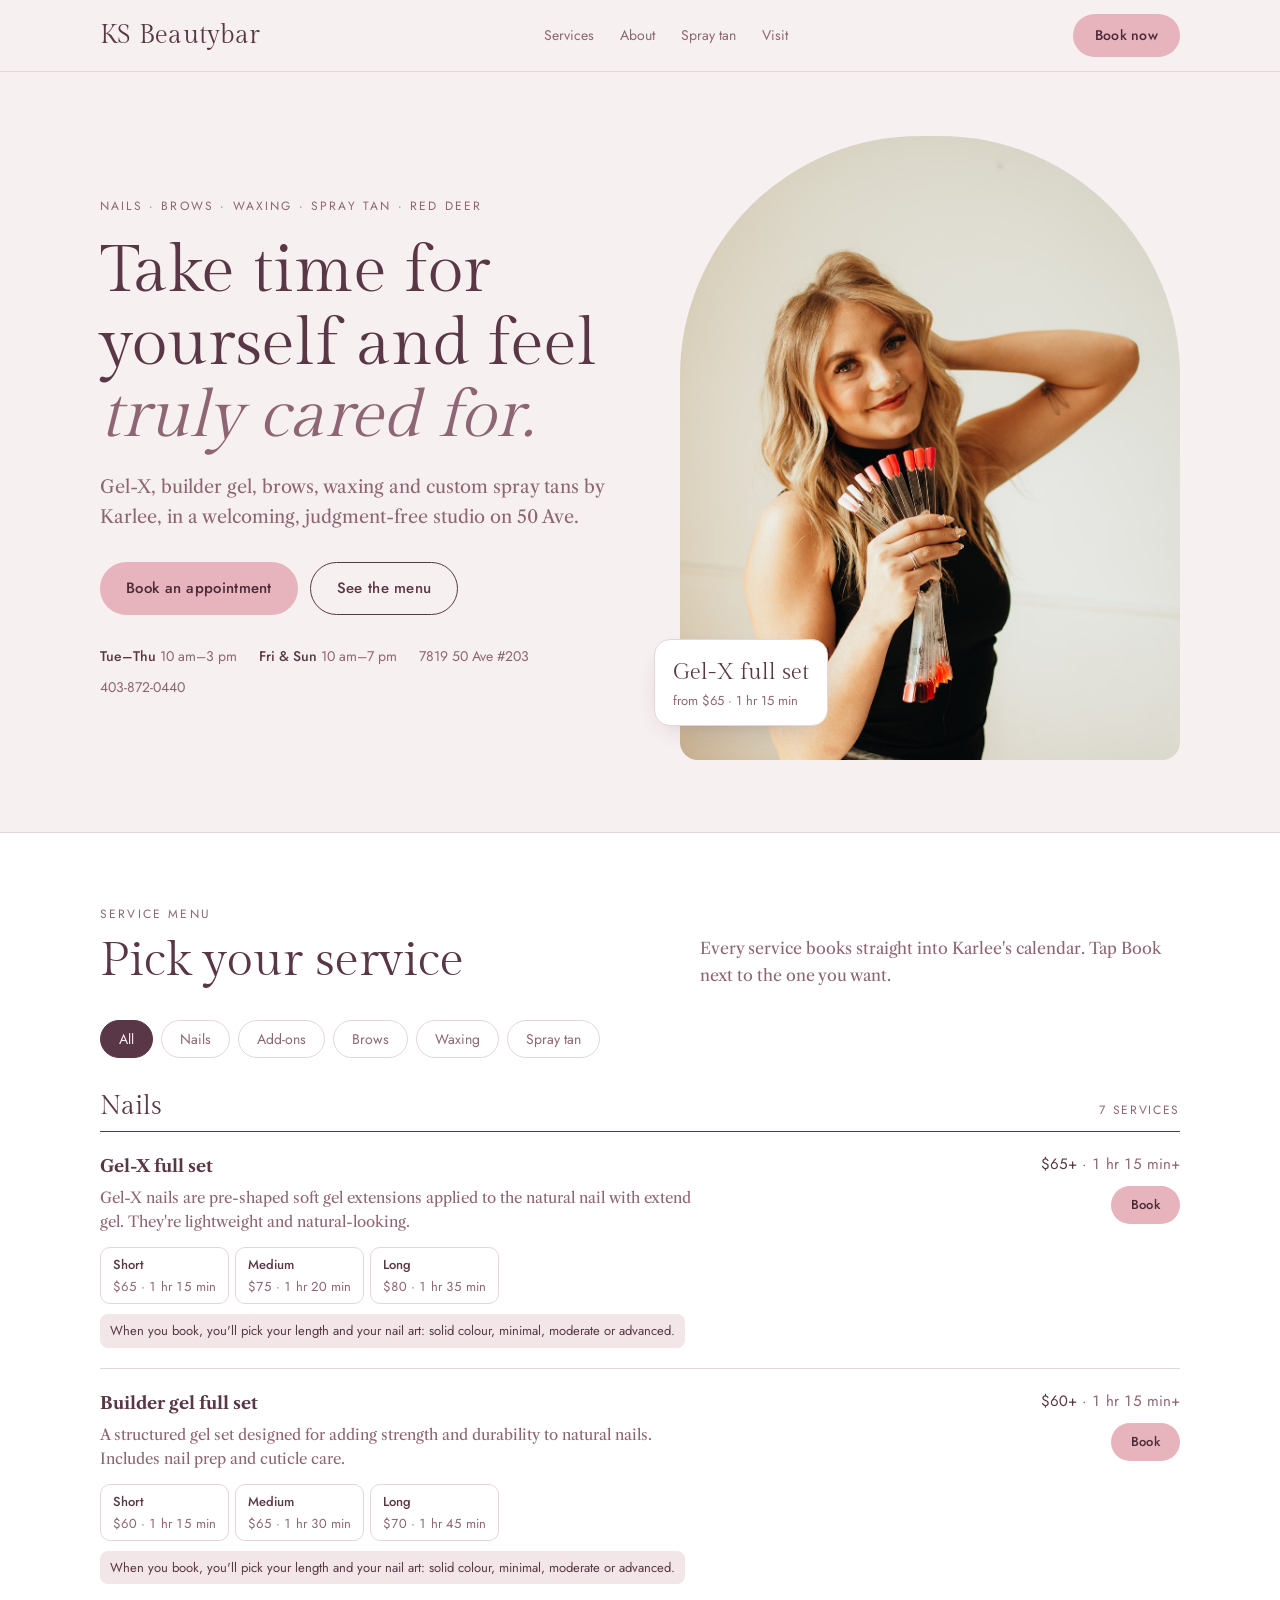
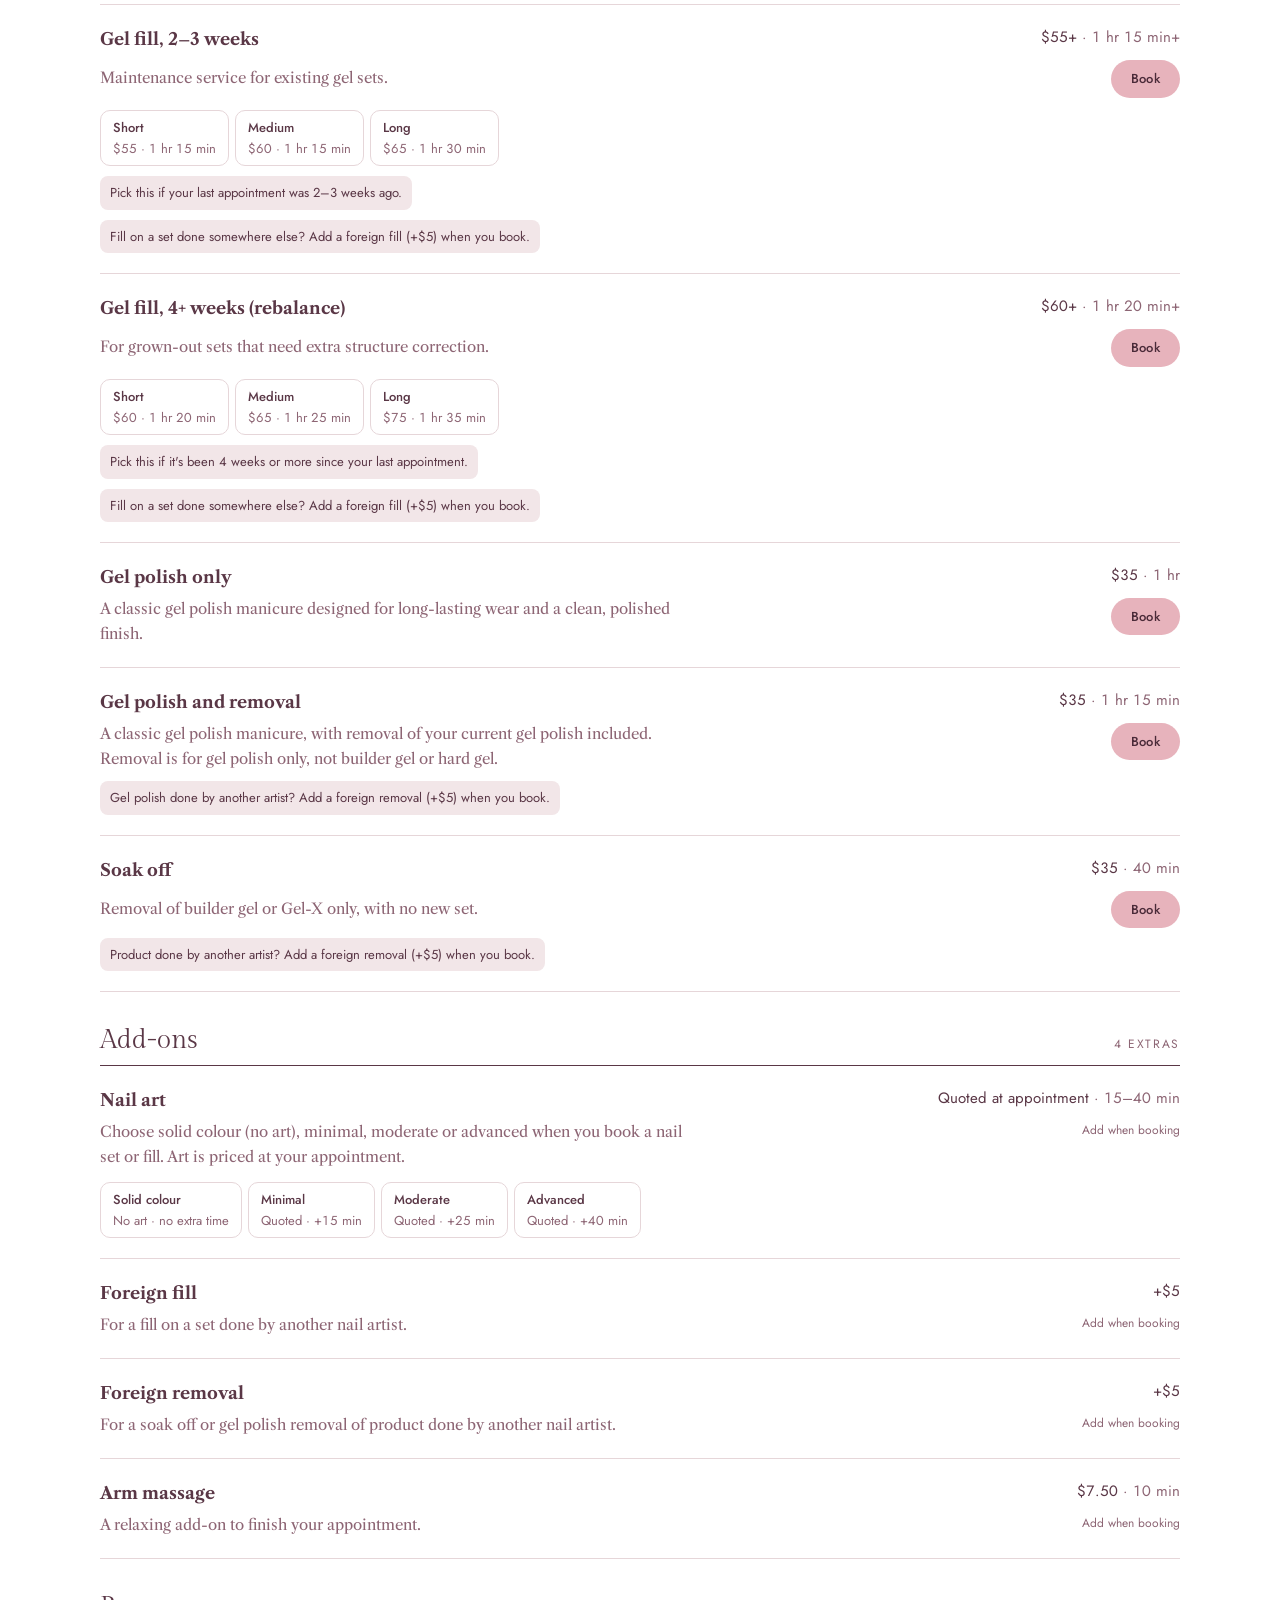
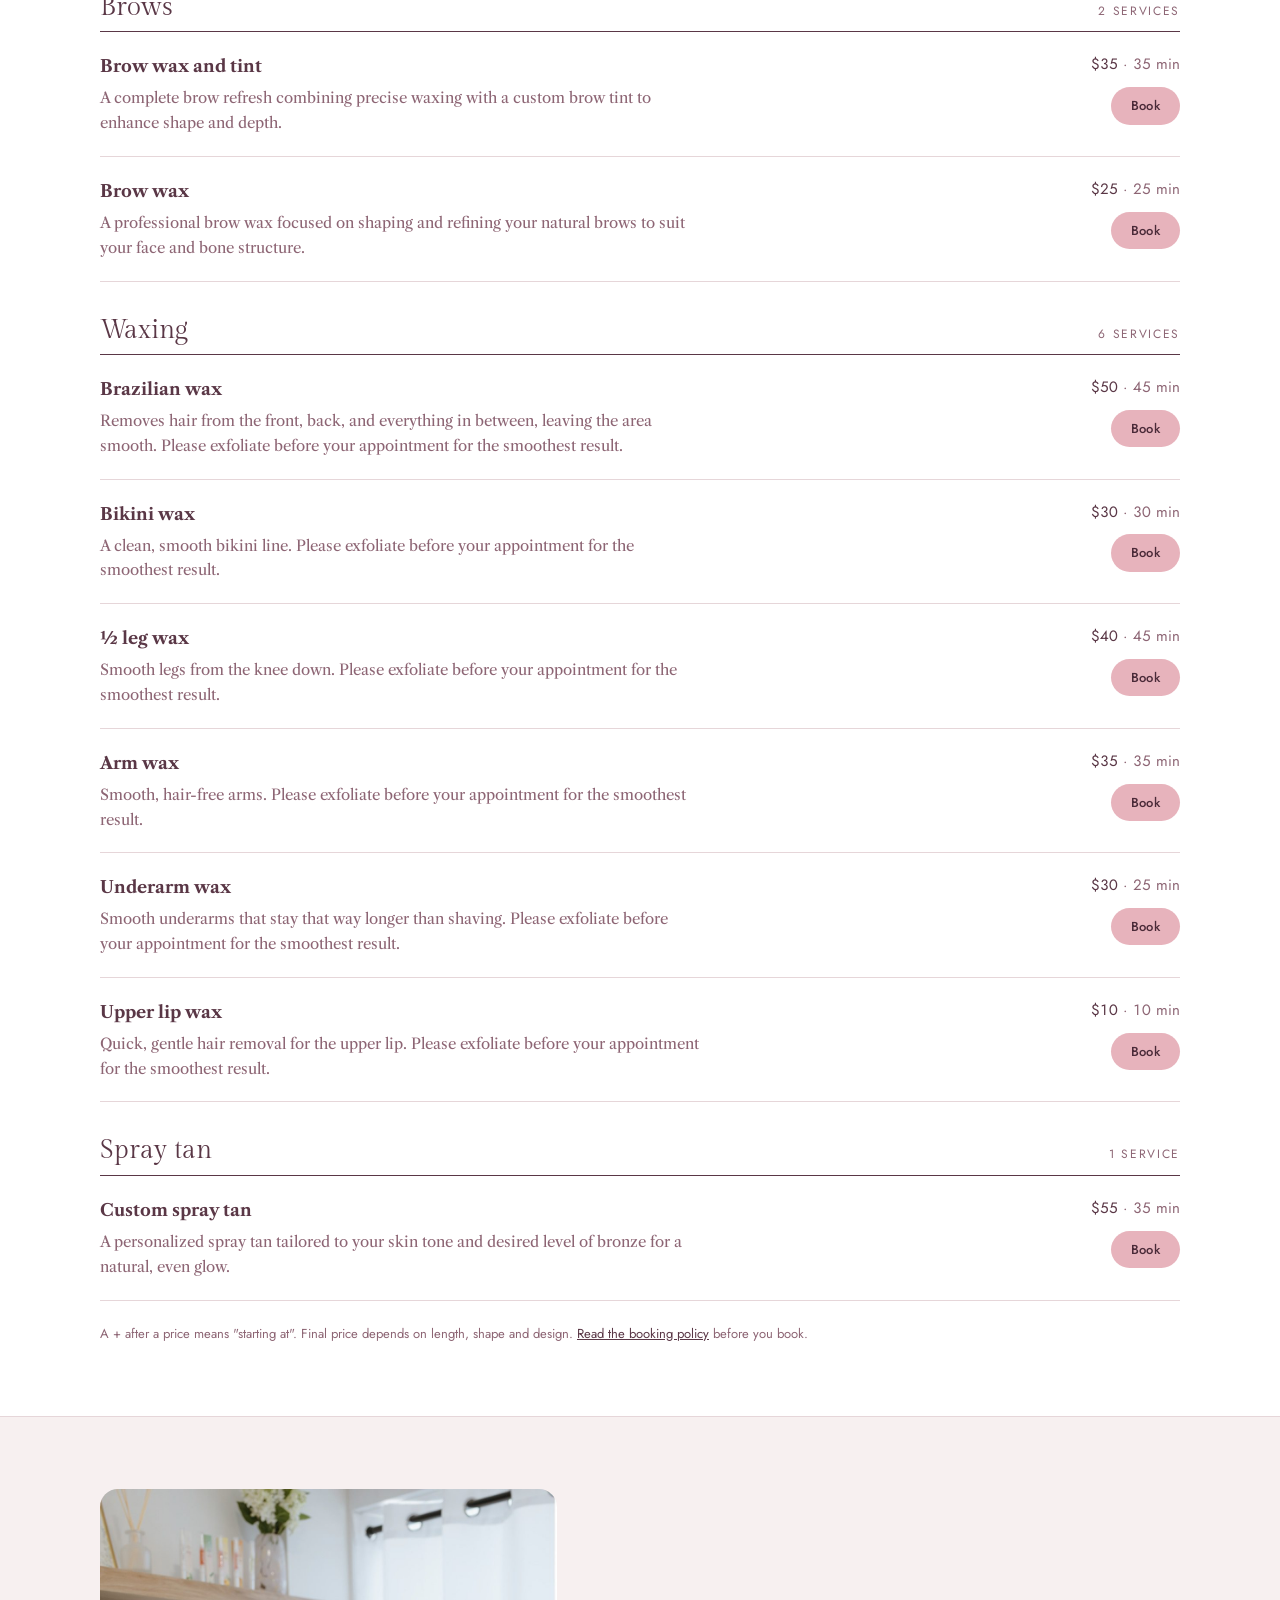
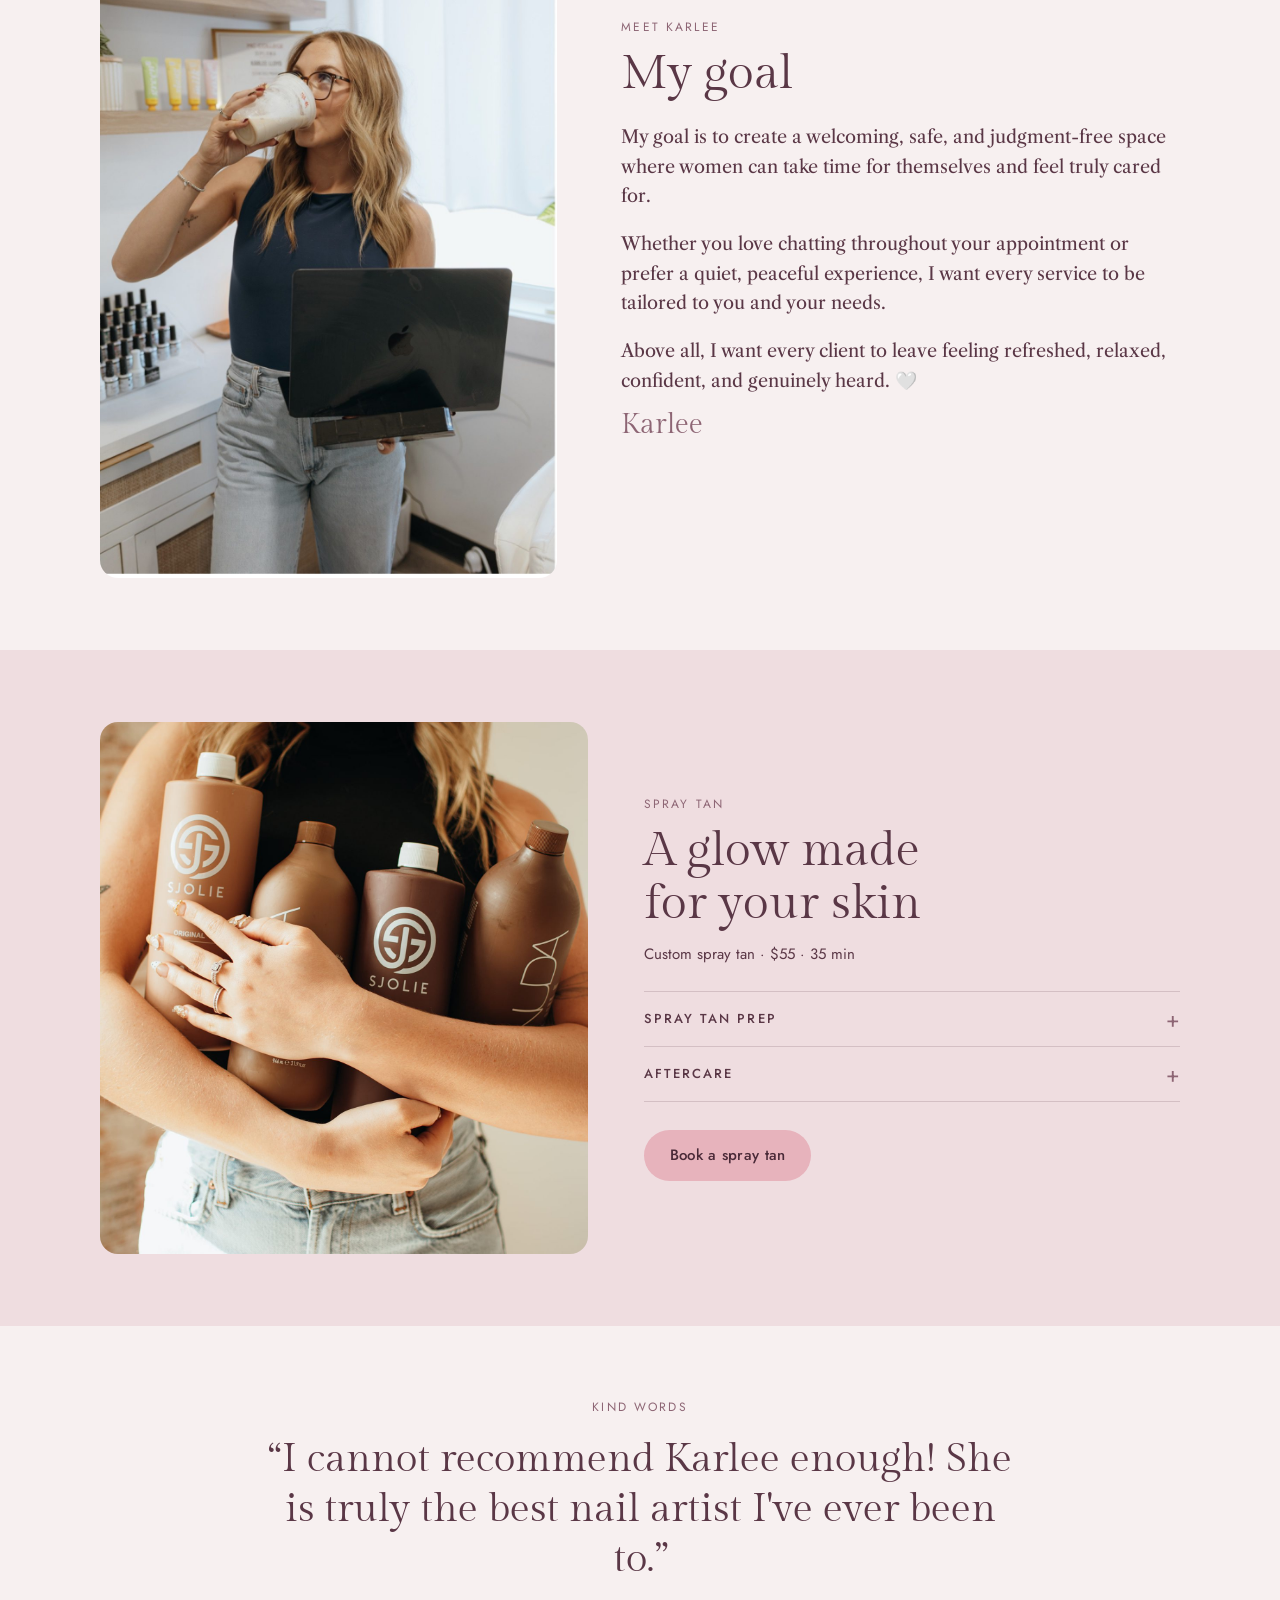
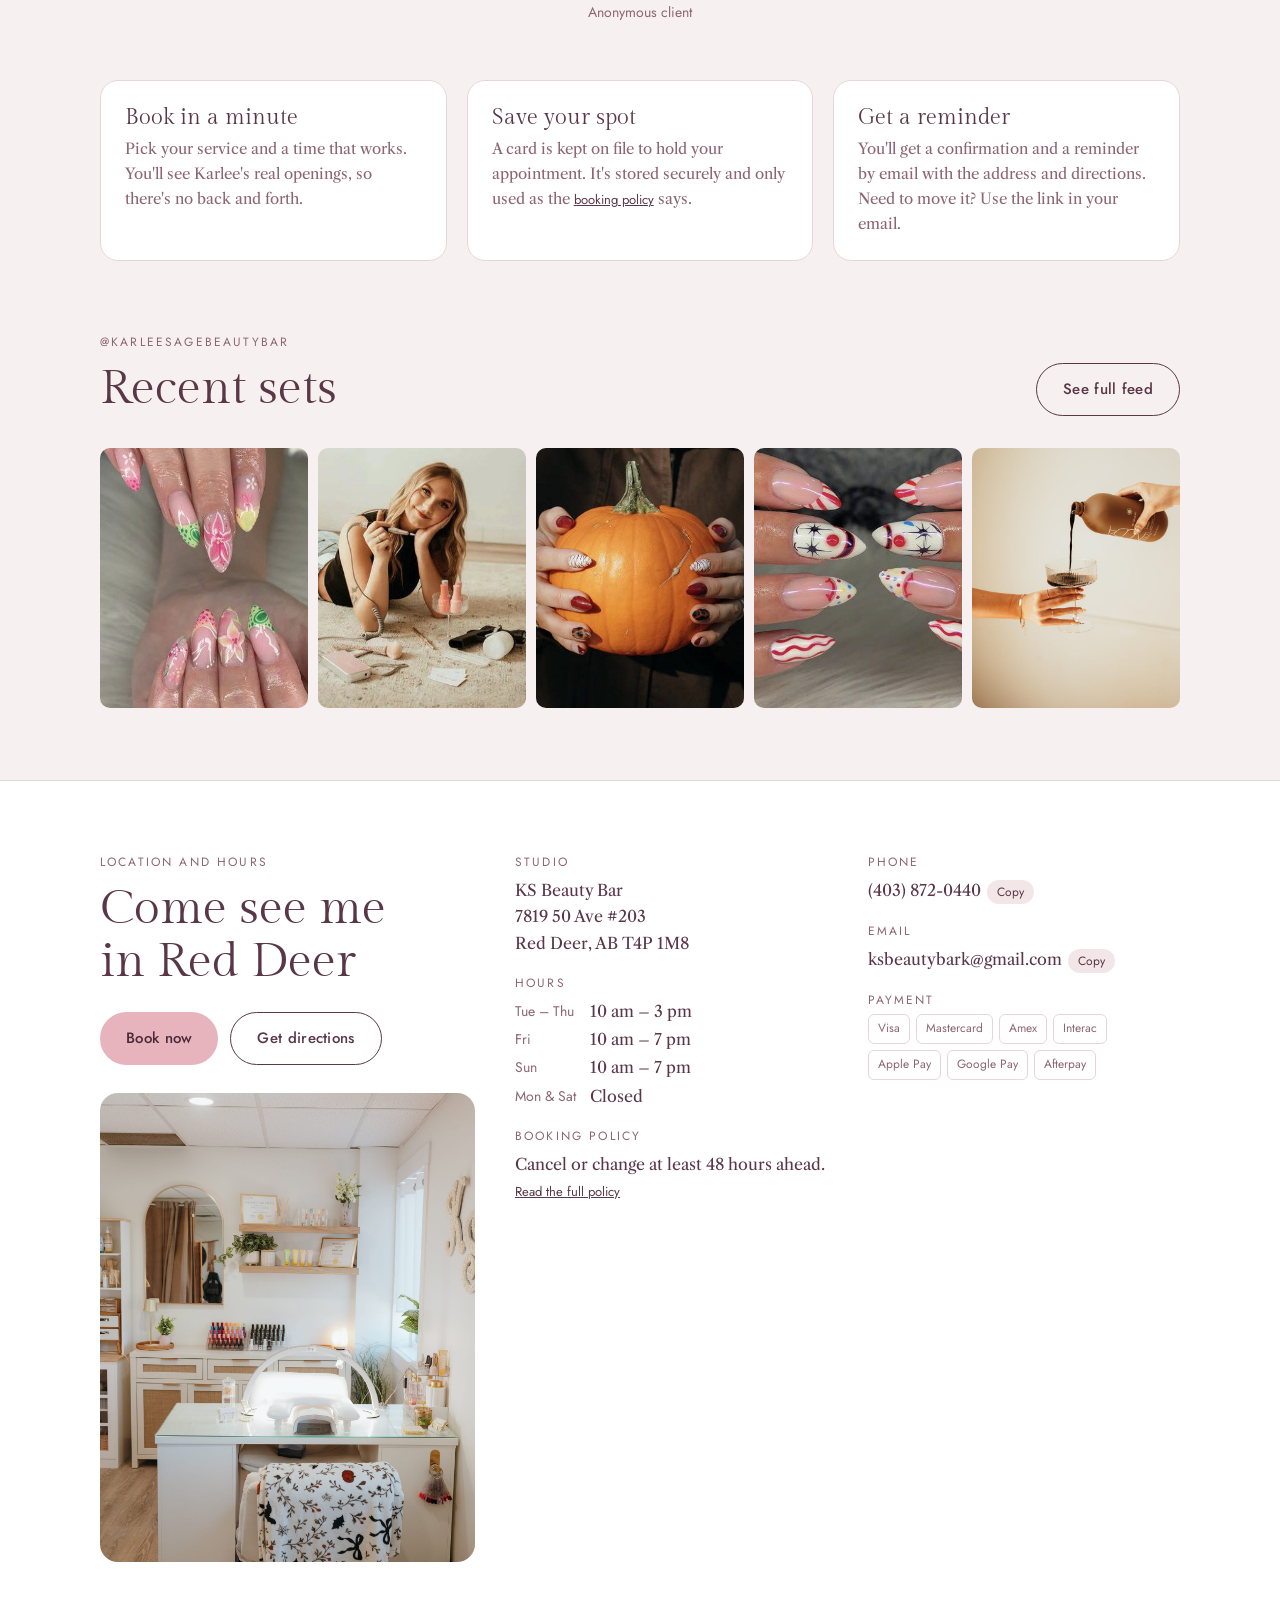
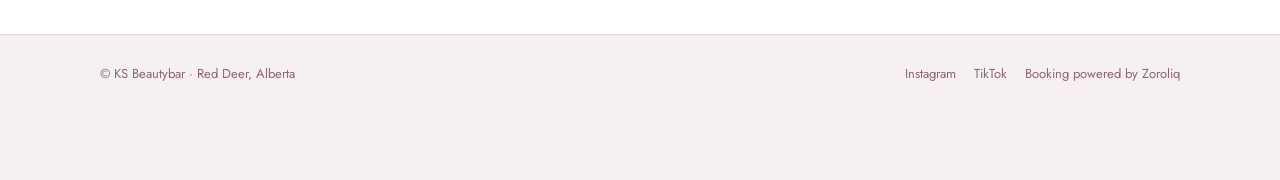
<file: index.html>
<!doctype html>
<html lang="en">
<head>
<meta charset="utf-8">
<meta name="viewport" content="width=device-width, initial-scale=1, viewport-fit=cover">
<title>KS Beautybar · Nails, Brows, Waxing and Spray Tans in Red Deer</title>
<meta name="description" content="Gel-X, builder gel, brows, waxing and custom spray tans by Karlee in a welcoming, judgment-free studio at 7819 50 Ave, Red Deer, Alberta. Book online.">
<meta property="og:title" content="KS Beautybar · Red Deer">
<meta property="og:description" content="Nails, brows, waxing and custom spray tans by Karlee. Book online.">
<meta property="og:type" content="website">
<meta property="og:image" content="images/studio.jpg">
<meta name="theme-color" content="#F7F0F0">
<link rel="preconnect" href="https://fonts.googleapis.com">
<link rel="preconnect" href="https://fonts.gstatic.com" crossorigin>
<link rel="stylesheet" href="https://fonts.googleapis.com/css2?family=Gilda+Display&family=Libre+Caslon+Text:ital,wght@0,400;0,700;1,400&family=Jost:wght@400;500&display=swap">
<link rel="stylesheet" href="styles.css">
<script type="application/ld+json">
{
  "@context": "https://schema.org",
  "@type": "BeautySalon",
  "name": "KS Beautybar",
  "telephone": "+1-403-872-0440",
  "email": "ksbeautybark@gmail.com",
  "address": {
    "@type": "PostalAddress",
    "streetAddress": "7819 50 Ave #203",
    "addressLocality": "Red Deer",
    "addressRegion": "AB",
    "postalCode": "T4P 1M8",
    "addressCountry": "CA"
  },
  "openingHoursSpecification": [
    {"@type": "OpeningHoursSpecification", "dayOfWeek": ["Tuesday", "Wednesday", "Thursday"], "opens": "10:00", "closes": "15:00"},
    {"@type": "OpeningHoursSpecification", "dayOfWeek": ["Friday", "Sunday"], "opens": "10:00", "closes": "19:00"}
  ],
  "sameAs": ["https://www.instagram.com/karleesagebeautybar/", "https://www.tiktok.com/@ks.beautybar"]
}
</script>
</head>
<body>

<header>
  <div class="wrap bar">
    <a class="logo" href="#top">KS Beautybar</a>
    <nav aria-label="Sections">
      <a href="#menu">Services</a><a href="#about">About</a><a href="#tan">Spray tan</a><a href="#visit">Visit</a>
    </nav>
    <a class="btn btn-rose book-any" href="#">Book now</a>
  </div>
</header>

<main id="top">
  <div class="wrap hero">
    <div>
      <div class="label">Nails · Brows · Waxing · Spray tan · Red Deer</div>
      <h1>Take time for yourself and feel <em>truly cared for.</em></h1>
      <p class="lede">Gel-X, builder gel, brows, waxing and custom spray tans by Karlee, in a welcoming, judgment-free studio on 50 Ave.</p>
      <div class="ctas">
        <a class="btn btn-rose book-any" href="#">Book an appointment</a>
        <a class="btn btn-line" href="#menu">See the menu</a>
      </div>
      <div class="meta"><span><b>Tue–Thu</b> 10 am–3 pm</span><span><b>Fri &amp; Sun</b> 10 am–7 pm</span><span>7819 50 Ave #203</span><span>403-872-0440</span></div>
    </div>
    <div class="photo">
      <img src="images/karlee.jpg" width="1067" height="1600" alt="Karlee smiling and holding a fan of gel polish colour swatches">
      <div class="stamp"><b>Gel-X full set</b><span>from $65 · 1 hr 15 min</span></div>
    </div>
  </div>

  <section class="menu" id="menu">
    <div class="wrap">
      <div class="head">
        <div><div class="label">Service menu</div><h2>Pick your service</h2></div>
        <p>Every service books straight into Karlee's calendar. Tap Book next to the one you want.</p>
      </div>
      <div class="tabs" role="group" aria-label="Filter services" id="tabs"></div>
      <div id="groups"></div>
      <p class="note">A + after a price means "starting at". Final price depends on length, shape and design.
        <a class="policy-link" href="policy.html">Read the booking policy</a> before you book.</p>
    </div>
  </section>

  <section id="about">
    <div class="wrap goal">
      <img src="images/karlee-coffee.jpg" width="1058" height="1594" loading="lazy" alt="Karlee sipping an iced coffee in her studio">
      <div>
        <div class="label">Meet Karlee</div>
        <h2>My goal</h2>
        <div class="text">
          <p>My goal is to create a welcoming, safe, and judgment-free space where women can take time for themselves and feel truly cared for.</p>
          <p>Whether you love chatting throughout your appointment or prefer a quiet, peaceful experience, I want every service to be tailored to you and your needs.</p>
          <p>Above all, I want every client to leave feeling refreshed, relaxed, confident, and genuinely heard. 🤍</p>
        </div>
        <div class="sig">Karlee</div>
      </div>
    </div>
  </section>

  <section class="tan" id="tan">
    <div class="wrap tan-grid">
      <img src="images/sjolie.jpg" width="1400" height="1528" loading="lazy" alt="Karlee holding four bottles of Sjolie spray tan solution">
      <div>
        <div class="label">Spray tan</div>
        <h2>A glow made for your skin</h2>
        <p class="price">Custom spray tan · $55 · 35 min</p>
        <div class="care">
          <details>
            <summary>Spray Tan Prep</summary>
            <ol>
              <li>Exfoliate 2-3 times prior to appointment with NON MOISTURIZING EXFOLIANT or Exfoliating Mitt with lotion free soap.</li>
              <li>Moisturize leading up to the night before (last shower must be completed minimum of 4hrs prior to service)</li>
              <li>Shave and exfoliate the night before appointment (use razor that doesn't have moisture strips). If getting waxed make sure it is 2+ days before appointment</li>
              <li>NO DEODORANT OR LOTION the day of appointment</li>
              <li>Bring a long sleeve shirt and loose, soft pants to appointment for after. THIS IS IMPORTANT for the best result. NO DRESSES</li>
            </ol>
          </details>
          <details>
            <summary>Aftercare</summary>
            <ol>
              <li>Wear a loose fitted long sleeve shirt and long pants until your post tan shower.</li>
              <li>DON'T get wet or sweat</li>
              <li>Wait the right amount of time to shower (your service provider will give you a time)</li>
              <li>DO NOT scrub or exfoliate during your post tan showers. When drying off, pat dry with towel instead of rub.</li>
              <li>Moisturize 2x a day to maintain tan for 7-10 days with low fragrance and low alcohol lotion</li>
              <li>If using sunscreen make sure it is zinc based. NO spray sunscreen</li>
            </ol>
          </details>
        </div>
        <a class="btn btn-rose" data-book="custom-spray-tan" href="#">Book a spray tan</a>
      </div>
    </div>
  </section>

  <section>
    <div class="wrap">
      <div class="review">
        <div class="label">Kind words</div>
        <blockquote>“I cannot recommend Karlee enough! She is truly the best nail artist I've ever been to.”</blockquote>
        <cite>Anonymous client</cite>
      </div>
      <div class="how">
        <div><h3>Book in a minute</h3><p>Pick your service and a time that works. You'll see Karlee's real openings, so there's no back and forth.</p></div>
        <div><h3>Save your spot</h3><p>A card is kept on file to hold your appointment. It's stored securely and only used as the <a class="policy-link" href="policy.html">booking policy</a> says.</p></div>
        <div><h3>Get a reminder</h3><p>You'll get a confirmation and a reminder by email with the address and directions. Need to move it? Use the link in your email.</p></div>
      </div>
    </div>
  </section>

  <section style="padding-top:0">
    <div class="wrap">
      <div class="head">
        <div><div class="label">@karleesagebeautybar</div><h2>Recent sets</h2></div>
        <a class="btn btn-line" href="https://www.instagram.com/karleesagebeautybar/" target="_blank" rel="noopener">See full feed</a>
      </div>
      <div class="ig">
        <img src="images/ig-1.jpg" loading="lazy" alt="Floral nail set">
        <img src="images/ig-2.jpg" loading="lazy" alt="Fall nail set">
        <img src="images/ig-3.jpg" loading="lazy" alt="Pumpkin nail art">
        <img src="images/ig-4.jpg" loading="lazy" alt="Starburst nail art">
        <img src="images/ig-5.jpg" loading="lazy" alt="Hand with nail art holding a coupe glass">
      </div>
    </div>
  </section>

  <section class="visit" id="visit">
    <div class="wrap visit-grid">
      <div>
        <div class="label">Location and hours</div>
        <h2>Come see me in Red Deer</h2>
        <div class="ctas" style="display:flex;flex-wrap:wrap;gap:12px;margin-top:24px">
          <a class="btn btn-rose book-any" href="#">Book now</a>
          <a class="btn btn-line" href="https://www.google.com/maps/search/?api=1&amp;query=7819+50+Ave+%23203+Red+Deer+AB+T4P+1M8" target="_blank" rel="noopener">Get directions</a>
        </div>
        <img class="studio" src="images/studio.jpg" width="1400" height="2100" loading="lazy" alt="Karlee's nail station with a UV lamp, polish shelves and an arched mirror">
      </div>
      <div class="info">
        <div><span class="label">Studio</span>KS Beauty Bar<br>7819 50 Ave #203<br>Red Deer, AB T4P 1M8</div>
        <div><span class="label">Hours</span>
          <dl class="hours">
            <dt>Tue – Thu</dt><dd>10 am – 3 pm</dd>
            <dt>Fri</dt><dd>10 am – 7 pm</dd>
            <dt>Sun</dt><dd>10 am – 7 pm</dd>
            <dt>Mon &amp; Sat</dt><dd>Closed</dd>
          </dl>
        </div>
        <div><span class="label">Booking policy</span>Cancel or change at least 48 hours ahead.<br><a class="policy-link" href="policy.html">Read the full policy</a></div>
      </div>
      <div class="info">
        <div><span class="label">Phone</span><span id="ph">(403) 872-0440</span><button class="copy" data-copy="ph" type="button">Copy</button></div>
        <div><span class="label">Email</span><span id="em">ksbeautybark@gmail.com</span><button class="copy" data-copy="em" type="button">Copy</button></div>
        <div><span class="label">Payment</span>
          <div class="pay"><span>Visa</span><span>Mastercard</span><span>Amex</span><span>Interac</span><span>Apple Pay</span><span>Google Pay</span><span>Afterpay</span></div>
        </div>
      </div>
    </div>
  </section>
</main>

<footer>
  <div class="wrap">
    <span>© KS Beautybar · Red Deer, Alberta</span>
    <span class="socials"><a href="https://www.instagram.com/karleesagebeautybar/" target="_blank" rel="noopener">Instagram</a><a href="https://www.tiktok.com/@ks.beautybar" target="_blank" rel="noopener">TikTok</a><span>Booking powered by Zoroliq</span></span>
  </div>
</footer>

<div class="mbar"><a class="btn btn-rose book-any" href="#">Book now</a><a class="btn btn-line" href="#menu">Menu</a></div>

<script src="script.js"></script>
</body>
</html>
</file>
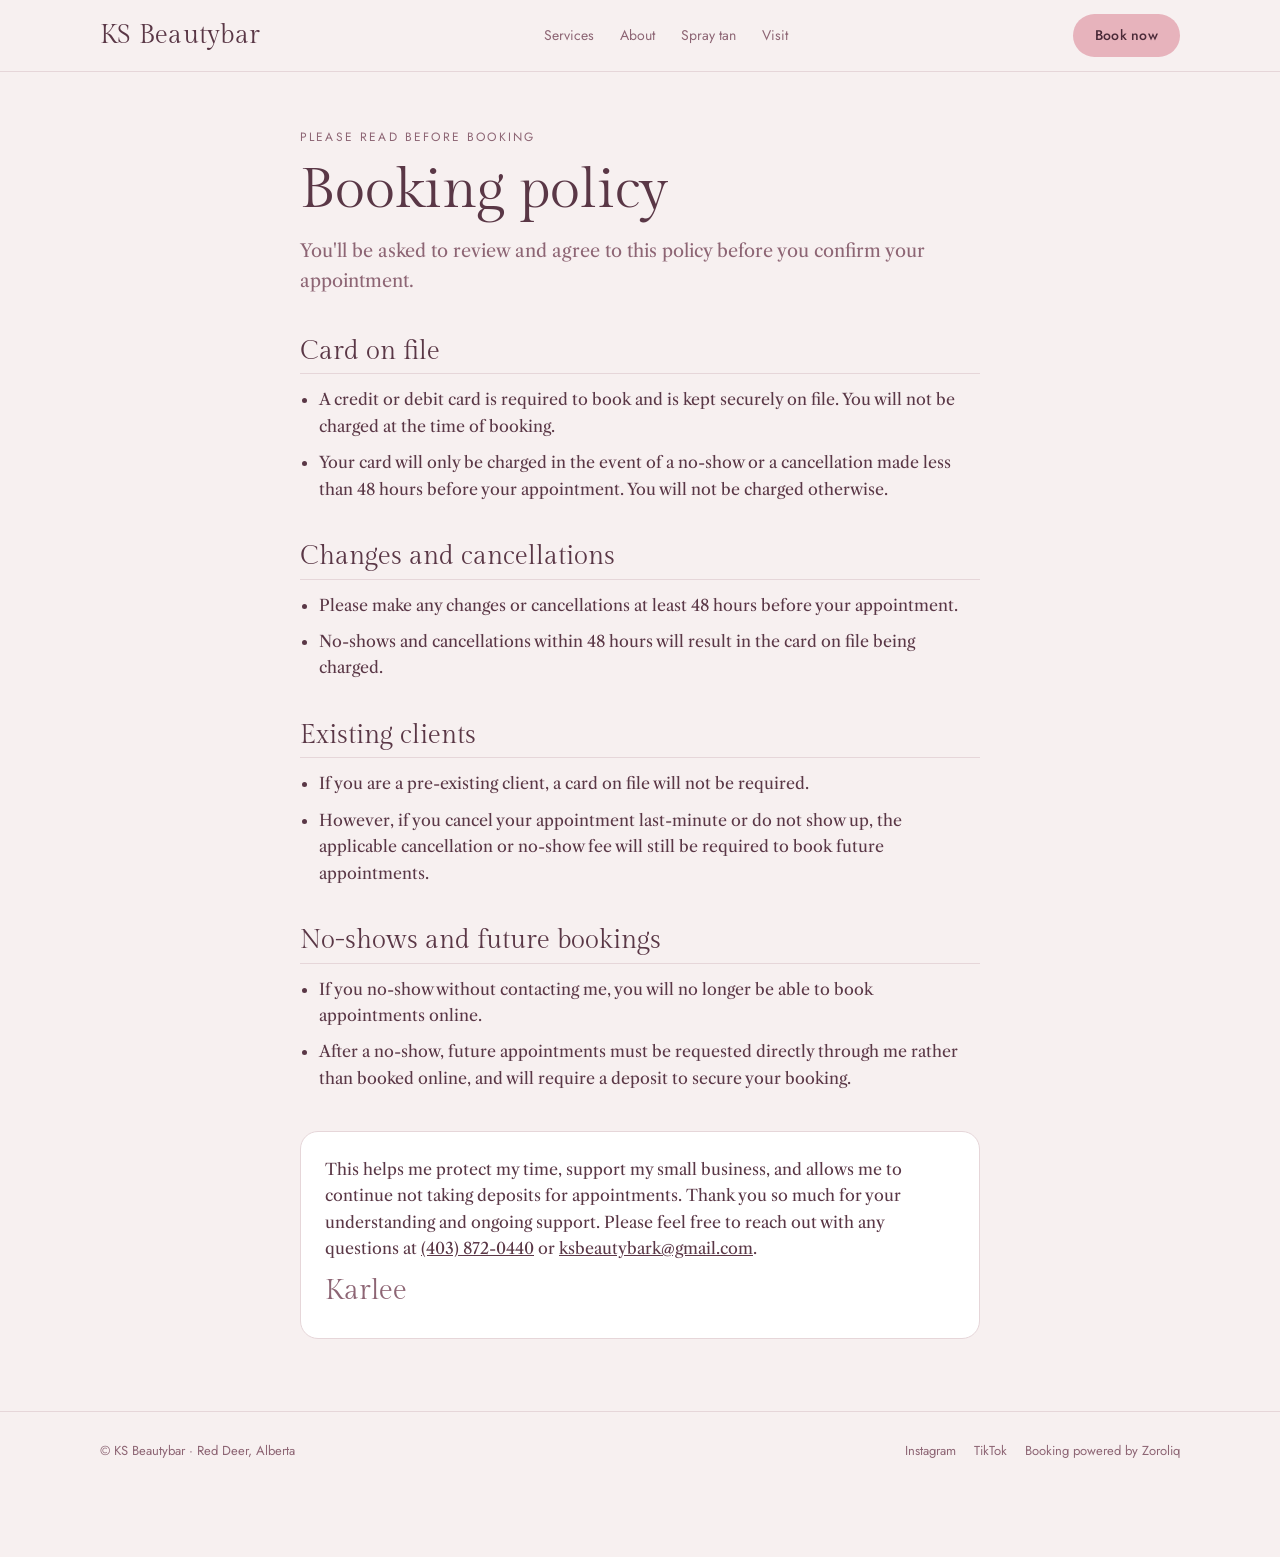
<file: policy.html>
<!doctype html>
<html lang="en">
<head>
<meta charset="utf-8">
<meta name="viewport" content="width=device-width, initial-scale=1, viewport-fit=cover">
<title>Booking Policy · KS Beautybar</title>
<meta name="description" content="KS Beautybar booking and cancellation policy: card on file, 48-hour notice for changes, and no-shows.">
<meta name="theme-color" content="#F7F0F0">
<link rel="preconnect" href="https://fonts.googleapis.com">
<link rel="preconnect" href="https://fonts.gstatic.com" crossorigin>
<link rel="stylesheet" href="https://fonts.googleapis.com/css2?family=Gilda+Display&family=Libre+Caslon+Text:ital,wght@0,400;0,700;1,400&family=Jost:wght@400;500&display=swap">
<link rel="stylesheet" href="styles.css">
</head>
<body>

<header>
  <div class="wrap bar">
    <a class="logo" href="index.html">KS Beautybar</a>
    <nav aria-label="Sections">
      <a href="index.html#menu">Services</a><a href="index.html#about">About</a><a href="index.html#tan">Spray tan</a><a href="index.html#visit">Visit</a>
    </nav>
    <a class="btn btn-rose" href="https://app.zoroliq.com/book/ks-beauty-bar-71e2ab72d513">Book now</a>
  </div>
</header>

<main class="wrap policy">
  <div class="label">Please read before booking</div>
  <h1>Booking policy</h1>
  <p class="lede">You'll be asked to review and agree to this policy before you confirm your appointment.</p>

  <h2>Card on file</h2>
  <ul>
    <li>A credit or debit card is required to book and is kept securely on file. You will not be charged at the time of booking.</li>
    <li>Your card will only be charged in the event of a no-show or a cancellation made less than 48 hours before your appointment. You will not be charged otherwise.</li>
  </ul>

  <h2>Changes and cancellations</h2>
  <ul>
    <li>Please make any changes or cancellations at least 48 hours before your appointment.</li>
    <li>No-shows and cancellations within 48 hours will result in the card on file being charged.</li>
  </ul>

  <h2>Existing clients</h2>
  <ul>
    <li>If you are a pre-existing client, a card on file will not be required.</li>
    <li>However, if you cancel your appointment last-minute or do not show up, the applicable cancellation or no-show fee will still be required to book future appointments.</li>
  </ul>

  <h2>No-shows and future bookings</h2>
  <ul>
    <li>If you no-show without contacting me, you will no longer be able to book appointments online.</li>
    <li>After a no-show, future appointments must be requested directly through me rather than booked online, and will require a deposit to secure your booking.</li>
  </ul>

  <div class="thanks">
    <p>This helps me protect my time, support my small business, and allows me to continue not taking deposits for appointments. Thank you so much for your understanding and ongoing support. Please feel free to reach out with any questions at <a href="tel:+14038720440">(403) 872-0440</a> or <a href="mailto:ksbeautybark@gmail.com">ksbeautybark@gmail.com</a>.</p>
    <p class="sig">Karlee</p>
  </div>
</main>

<footer>
  <div class="wrap">
    <span>© KS Beautybar · Red Deer, Alberta</span>
    <span class="socials"><a href="https://www.instagram.com/karleesagebeautybar/" target="_blank" rel="noopener">Instagram</a><a href="https://www.tiktok.com/@ks.beautybar" target="_blank" rel="noopener">TikTok</a><span>Booking powered by Zoroliq</span></span>
  </div>
</footer>

<div class="mbar"><a class="btn btn-rose" href="https://app.zoroliq.com/book/ks-beauty-bar-71e2ab72d513">Book now</a><a class="btn btn-line" href="index.html#menu">Menu</a></div>

</body>
</html>
</file>
<file: styles.css>
/* KS Beautybar. Design from the approved concept: blush ground, plum serif type, pink pill buttons. */
:root{
  --bg:#F7F0F0; --panel:#FFFFFF; --blush:#EFDDE0; --rose:#E7B3BC; --rose-ink:#4A2A38;
  --plum:#5A3746; --mauve:#8D6574; --line:#E6D6D9; --soft:#F2E6E8;
  --display:"Gilda Display","Cormorant Garamond",Georgia,serif;
  --body:"Libre Caslon Text",Georgia,"Times New Roman",serif;
  --ui:"Jost","Helvetica Neue",Arial,sans-serif;
}
@media (prefers-color-scheme: dark){:root:not([data-theme="light"]){
  --bg:#1C1418; --panel:#251B20; --blush:#33232A; --rose:#E3A7B2; --rose-ink:#2A1720;
  --plum:#F1E3E7; --mauve:#C7A6B2; --line:#3B2B32; --soft:#2C2026; color-scheme:dark}}
:root[data-theme="dark"]{
  --bg:#1C1418; --panel:#251B20; --blush:#33232A; --rose:#E3A7B2; --rose-ink:#2A1720;
  --plum:#F1E3E7; --mauve:#C7A6B2; --line:#3B2B32; --soft:#2C2026; color-scheme:dark}

*{box-sizing:border-box}
body{background:var(--bg);color:var(--plum);font-family:var(--body);font-size:16px;line-height:1.65;margin:0}
a{color:inherit}
img{display:block;max-width:100%;height:auto}
h1,h2,h3{font-family:var(--display);font-weight:400;margin:0;text-wrap:balance;line-height:1.1}
p{margin:0}
.wrap{max-width:1120px;margin:0 auto;padding-left:max(20px,env(safe-area-inset-left,0px));padding-right:max(20px,env(safe-area-inset-right,0px))}
.label{font-family:var(--ui);font-size:12px;letter-spacing:.18em;text-transform:uppercase;color:var(--mauve)}
.btn{display:inline-flex;align-items:center;justify-content:center;gap:8px;font-family:var(--ui);font-weight:500;font-size:15px;letter-spacing:.02em;text-decoration:none;border-radius:999px;padding:13px 26px;transition:transform .15s ease,background .15s ease}
.btn-rose{background:var(--rose);color:var(--rose-ink)}
.btn-rose:hover{transform:translateY(-1px)}
.btn-line{border:1px solid var(--plum);color:var(--plum)}
.btn-line:hover{background:var(--soft)}
a:focus-visible,button:focus-visible{outline:2px solid var(--mauve);outline-offset:3px}

/* header */
header{position:sticky;top:env(safe-area-inset-top,0px);z-index:20;background:color-mix(in srgb,var(--bg) 92%,transparent);backdrop-filter:blur(8px);border-bottom:1px solid var(--line)}
body::before{content:"";position:fixed;inset:0 0 auto;height:env(safe-area-inset-top,0px);z-index:30;background:var(--bg)}
.bar{display:flex;align-items:center;justify-content:space-between;gap:16px;padding-block:14px}
.logo{font-family:var(--display);font-size:26px;text-decoration:none;letter-spacing:.01em}
nav{display:flex;gap:26px;font-family:var(--ui);font-size:14px}
nav a{text-decoration:none;color:var(--mauve)}
nav a:hover{color:var(--plum)}
.bar .btn{padding:10px 22px;font-size:14px}

/* hero */
.hero{display:grid;grid-template-columns:1.05fr 1fr;gap:56px;align-items:center;padding-block:64px 72px}
.hero h1{font-size:clamp(40px,5.4vw,66px);margin-top:18px}
.hero h1 em{font-style:italic;color:var(--mauve)}
.hero .lede{margin-top:20px;font-size:18px;max-width:34em;color:var(--mauve)}
.hero .ctas{display:flex;flex-wrap:wrap;gap:12px;margin-top:30px}
.meta{display:flex;flex-wrap:wrap;gap:8px 22px;margin-top:30px;font-family:var(--ui);font-size:14px;color:var(--mauve)}
.meta b{font-weight:500;color:var(--plum)}
.photo{position:relative}
.photo img{border-radius:240px 240px 18px 18px;aspect-ratio:4/5;object-fit:cover;object-position:center 30%;width:100%}
.stamp{position:absolute;left:-26px;bottom:34px;background:var(--panel);border:1px solid var(--line);border-radius:16px;padding:14px 18px;font-family:var(--ui);font-size:13px;box-shadow:0 10px 30px -18px rgba(60,30,40,.45)}
.stamp b{display:block;font-family:var(--display);font-weight:400;font-size:22px;color:var(--plum)}
.stamp span{color:var(--mauve)}

/* section heads */
section{padding-block:72px}
.head{display:flex;flex-wrap:wrap;align-items:flex-end;justify-content:space-between;gap:16px 32px;margin-bottom:32px}
.head h2{font-size:clamp(34px,4vw,48px);margin-top:10px}
.head p{color:var(--mauve);max-width:30em}

/* menu */
.menu{background:var(--panel);border-block:1px solid var(--line)}
.tabs{display:flex;flex-wrap:wrap;gap:8px;margin-bottom:8px}
.tab{font-family:var(--ui);font-size:14px;border:1px solid var(--line);background:transparent;color:var(--mauve);border-radius:999px;padding:8px 18px;cursor:pointer}
.tab[aria-pressed="true"]{background:var(--plum);border-color:var(--plum);color:var(--bg)}
.group{margin-top:34px}
.group h3{font-size:26px;padding-bottom:10px;border-bottom:1px solid var(--plum);display:flex;justify-content:space-between;align-items:baseline;gap:12px}
.group h3 small{font-family:var(--ui);font-size:12px;letter-spacing:.14em;text-transform:uppercase;color:var(--mauve)}
.svc{display:grid;grid-template-columns:1fr auto;gap:6px 28px;padding-block:20px;border-bottom:1px solid var(--line)}
.svc-name{font-weight:700;font-size:17px}
.svc-desc{grid-column:1;color:var(--mauve);font-size:15px;max-width:40em}
.svc-desc:empty{display:none}
.svc-side{grid-row:1 / span 2;grid-column:2;display:flex;flex-direction:column;align-items:flex-end;gap:10px;text-align:right}
.svc-price{font-family:var(--ui);font-size:15px;white-space:nowrap;font-variant-numeric:tabular-nums}
.svc-price span{color:var(--mauve)}
.svc .btn{padding:8px 20px;font-size:13px}
.note{margin-top:22px;font-family:var(--ui);font-size:13px;color:var(--mauve)}
.svc-hint{grid-column:1;font-family:var(--ui);font-size:13px;color:var(--plum);background:var(--soft);border-radius:8px;padding:6px 10px;justify-self:start;margin-top:4px}
.policy-link{font-family:var(--ui);font-size:13px;color:var(--plum)}
.svc-lengths{grid-column:1;display:flex;flex-wrap:wrap;gap:6px;margin:6px 0 0}
.svc-lengths div{border:1px solid var(--line);border-radius:10px;padding:6px 12px;font-family:var(--ui);font-size:13px}
.svc-lengths dt{font-weight:500;color:var(--plum)}
.svc-lengths dd{margin:0;color:var(--mauve);font-variant-numeric:tabular-nums}
.svc-addon{font-family:var(--ui);font-size:12px;color:var(--mauve)}
.hours{display:grid;grid-template-columns:auto 1fr;gap:2px 14px;margin:0}
.hours dt{font-family:var(--ui);font-size:14px;color:var(--mauve);padding-top:2px}
.hours dd{margin:0}
/* policy page */
.policy{max-width:720px;margin:0 auto;padding-block:56px 72px}
.policy h1{font-size:clamp(38px,5vw,56px);margin-top:12px}
.policy .lede{margin-top:16px;font-size:18px;color:var(--mauve)}
.policy h2{font-size:26px;margin:40px 0 12px;padding-bottom:8px;border-bottom:1px solid var(--line)}
.policy ul{margin:0;padding-left:1.2em;display:grid;gap:10px}
.policy .thanks{margin-top:40px;padding:24px;background:var(--panel);border:1px solid var(--line);border-radius:18px}

/* goal */
.goal{display:grid;grid-template-columns:.9fr 1.1fr;gap:64px;align-items:center}
.goal img{border-radius:18px;width:100%;height:auto}
.goal h2{font-size:clamp(34px,4vw,48px);margin-top:10px}
.goal .text{display:grid;gap:18px;margin-top:22px;font-size:18px;max-width:32em}
.sig{font-family:var(--display);font-size:28px;color:var(--mauve);margin-top:6px}

/* tan */
.tan{background:var(--blush)}
.tan-grid{display:grid;grid-template-columns:1fr 1.1fr;gap:56px;align-items:center}
.tan img{border-radius:18px;width:100%;height:auto}
.tan h2{font-size:clamp(34px,4vw,48px);margin-top:10px}
.tan .price{font-family:var(--ui);margin-top:12px;font-size:15px}
.care{margin:24px 0 28px;border-bottom:1px solid color-mix(in srgb,var(--plum) 18%,transparent)}
.care details{border-top:1px solid color-mix(in srgb,var(--plum) 18%,transparent)}
.care summary{list-style:none;cursor:pointer;display:flex;justify-content:space-between;align-items:center;gap:12px;padding-block:16px;
  font-family:var(--ui);font-weight:500;font-size:13px;letter-spacing:.16em;text-transform:uppercase}
.care summary::-webkit-details-marker{display:none}
.care summary::after{content:"+";font-family:var(--ui);font-size:22px;font-weight:400;letter-spacing:0;color:var(--mauve);line-height:1}
.care details[open] summary::after{content:"\2013"}
.care ol{margin:0;padding:0 0 18px 1.3em;display:grid;gap:10px;font-size:15px}
.care li::marker{font-family:var(--ui);color:var(--mauve)}

/* review + how */
.review{text-align:center;max-width:760px;margin:0 auto}
.review blockquote{font-family:var(--display);font-size:clamp(28px,3.6vw,40px);line-height:1.25;margin:16px 0 14px}
.review cite{font-style:normal;font-family:var(--ui);font-size:14px;color:var(--mauve)}
.how{display:grid;grid-template-columns:repeat(3,1fr);gap:20px;margin-top:56px}
.how div{background:var(--panel);border:1px solid var(--line);border-radius:18px;padding:24px}
.how h3{font-size:22px;margin-bottom:8px}
.how p{color:var(--mauve);font-size:15px}

/* instagram */
.ig{display:grid;grid-template-columns:repeat(5,1fr);gap:10px}
.ig img{aspect-ratio:4/5;object-fit:cover;border-radius:10px;width:100%}

/* visit */
.visit{background:var(--panel);border-top:1px solid var(--line)}
.visit-grid{display:grid;grid-template-columns:1.2fr 1fr 1fr;gap:40px}
.visit h2{font-size:clamp(34px,4vw,48px);margin-top:10px}
.info{display:grid;gap:18px;font-size:16px;align-content:start}
.info .label{display:block;margin-bottom:4px}
.pay{display:flex;flex-wrap:wrap;gap:6px}
.pay span{font-family:var(--ui);font-size:12px;border:1px solid var(--line);border-radius:6px;padding:4px 9px;color:var(--mauve)}
.studio{border-radius:18px;width:100%;aspect-ratio:4/5;object-fit:cover;object-position:center 55%;margin-top:28px}
.copy{font-family:var(--ui);font-size:12px;border:0;background:var(--soft);color:var(--plum);border-radius:999px;padding:3px 10px;margin-left:6px;cursor:pointer}

footer{border-top:1px solid var(--line);padding-block:28px 96px;font-family:var(--ui);font-size:13px;color:var(--mauve)}
footer .wrap{display:flex;flex-wrap:wrap;justify-content:space-between;gap:12px}
.socials{display:flex;gap:18px}
.socials a{text-decoration:none}

/* mobile book bar */
.mbar{display:none}

@media (max-width:860px){
  nav{display:none}
  .hero,.goal,.tan-grid,.visit-grid{grid-template-columns:1fr;gap:36px}
  .hero{padding-block:36px 56px}
  .photo{order:-1}
  .photo img{border-radius:180px 180px 16px 16px;aspect-ratio:1/1;object-position:50% 28%}
  .studio{aspect-ratio:4/3}
  .stamp{left:12px;bottom:14px}
  .how{grid-template-columns:1fr}
  .ig{grid-template-columns:repeat(3,1fr)}
  .ig img:nth-child(n+4){display:none}
  section{padding-block:56px}
  .mbar{display:flex;position:fixed;left:0;right:0;bottom:0;z-index:25;gap:10px;background:var(--panel);border-top:1px solid var(--line);
    padding-top:12px;padding-bottom:calc(12px + env(safe-area-inset-bottom,0px));
    padding-left:max(16px,env(safe-area-inset-left,0px));padding-right:max(16px,env(safe-area-inset-right,0px))}
  .mbar .btn{flex:1}
  .bar .btn{display:none}
}
@media (max-width:520px){
  .svc{grid-template-columns:1fr}
  .svc-side{grid-row:auto;grid-column:1;flex-direction:row;justify-content:space-between;align-items:center;text-align:left}
}
@media (prefers-reduced-motion:reduce){*{transition:none!important;scroll-behavior:auto!important}}
html{scroll-behavior:smooth}
</file>
